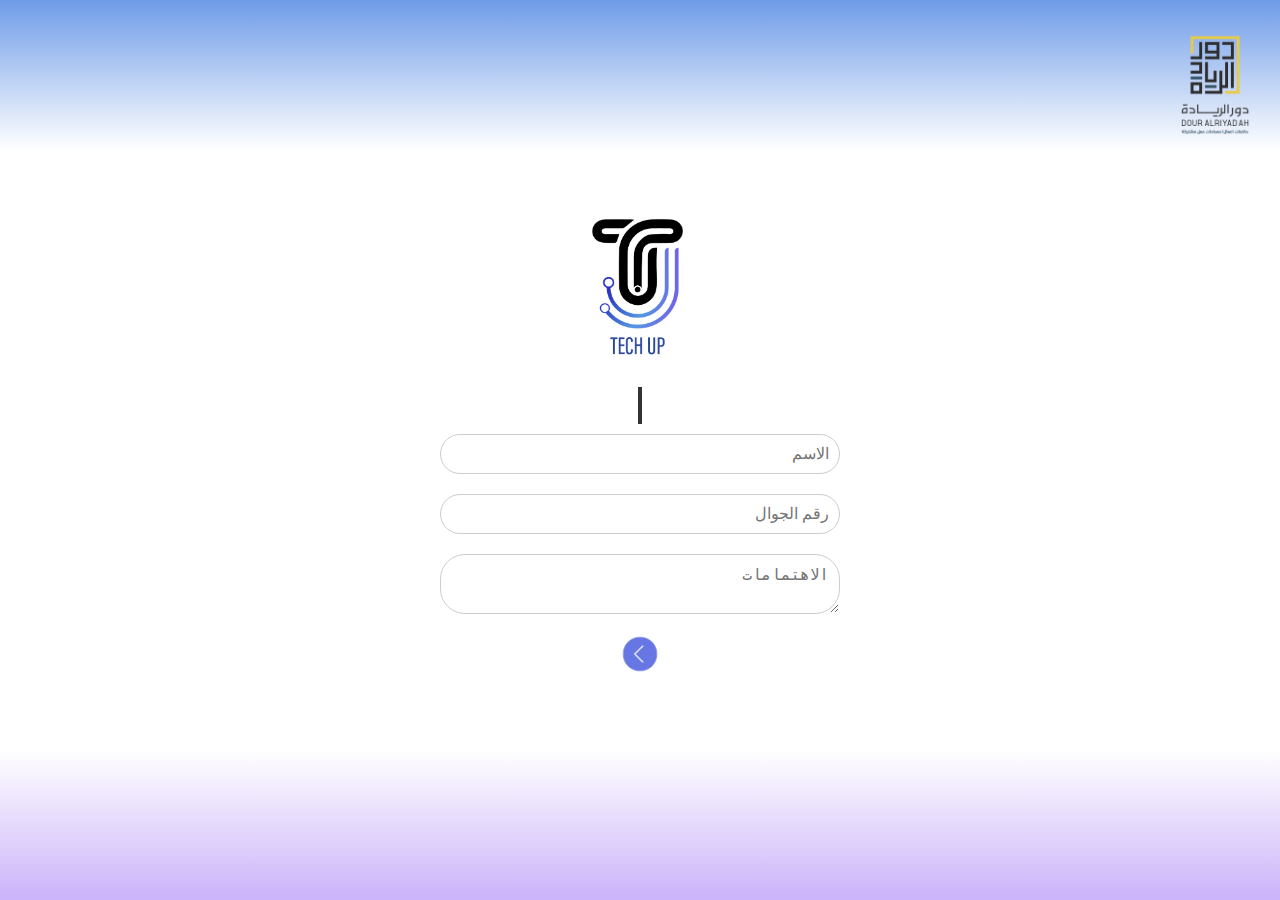
<file: index.html>
<!DOCTYPE html>
<html lang="en">
  <head>
    <meta charset="UTF-8" />
    <title>TechUp</title>
    <link
      href="https://fonts.googleapis.com/css2?family=Cairo:wght@400;700&display=swap"
      rel="stylesheet"
    />
    <link rel="stylesheet" href="style.css" />
    <meta name="viewport" content="width=device-width, initial-scale=1.0" />
  </head>
  <body>
    <div class="container">
      <a href="https://zp4.69d.myftpupload.com/">
        <img src="Techup.png" alt="Tech Up Logo" class="logo-techup" />
      </a>
      <div class="typing-animation">ماودك تعرف مين تشبه من شخصيات تيك آب؟</div>
      <form id="dataForm">
        <label for="name">Name:</label>
        <input type="text" id="name" name="name" placeholder="الاسم" required />

        <label for="number">Number:</label>
        <input
          type="tel"
          id="number"
          name="number"
          required
          minlength="9"
          maxlength="13"
          placeholder="رقم الجوال"
          inputmode="numeric"
          oninput="this.value = this.value.replace(/[^0-9]/g, '')"
        />

        <label for="interests">Interest</label>
        <textarea
          id="interests"
          name="interests"
          placeholder="الاهتمامات"
          required
        ></textarea>

        <!-- Single button that submits the form and then redirects -->
        <button type="submit" class="next-button">
          <img src="next.png" alt="Next" />
        </button>
      </form>
      <img src="dour.png" alt="Dour Alriyadh Logo" class="logo-dour" />
    </div>

    <script>
      document
        .getElementById("dataForm")
        .addEventListener("submit", function (e) {
          e.preventDefault(); // Prevent the default form submission behavior

          const name = document.getElementById("name").value;
          const number = document.getElementById("number").value;
          const interests = document.getElementById("interests").value;

          // Check if the phone number has at least 9 digits
          if (number.length < 9) {
            alert("Phone number must be at least 9 digits.");
            return; // Stop the function if the validation fails
          }

          fetch(
            "https://script.google.com/macros/s/AKfycbyK_J0toHtyCREUg-eQRBfHoSUSr7Nu8LPgd1LPnjlakIUkKyv0L3NlNGdgVJPBdAGA/exec",
            {
              method: "POST",
              mode: "no-cors",
              headers: {
                "Content-Type": "application/json",
              },
              body: JSON.stringify({ name, number, interests }),
            }
          )
            .then((response) => {
              // Upon successful submission, redirect to "page2.html"
              window.location.href = "page2.html";
            })
            .catch((error) => {
              console.error("Error submitting data:", error);
            });
        });
    </script>
  </body>
</html>
</file>
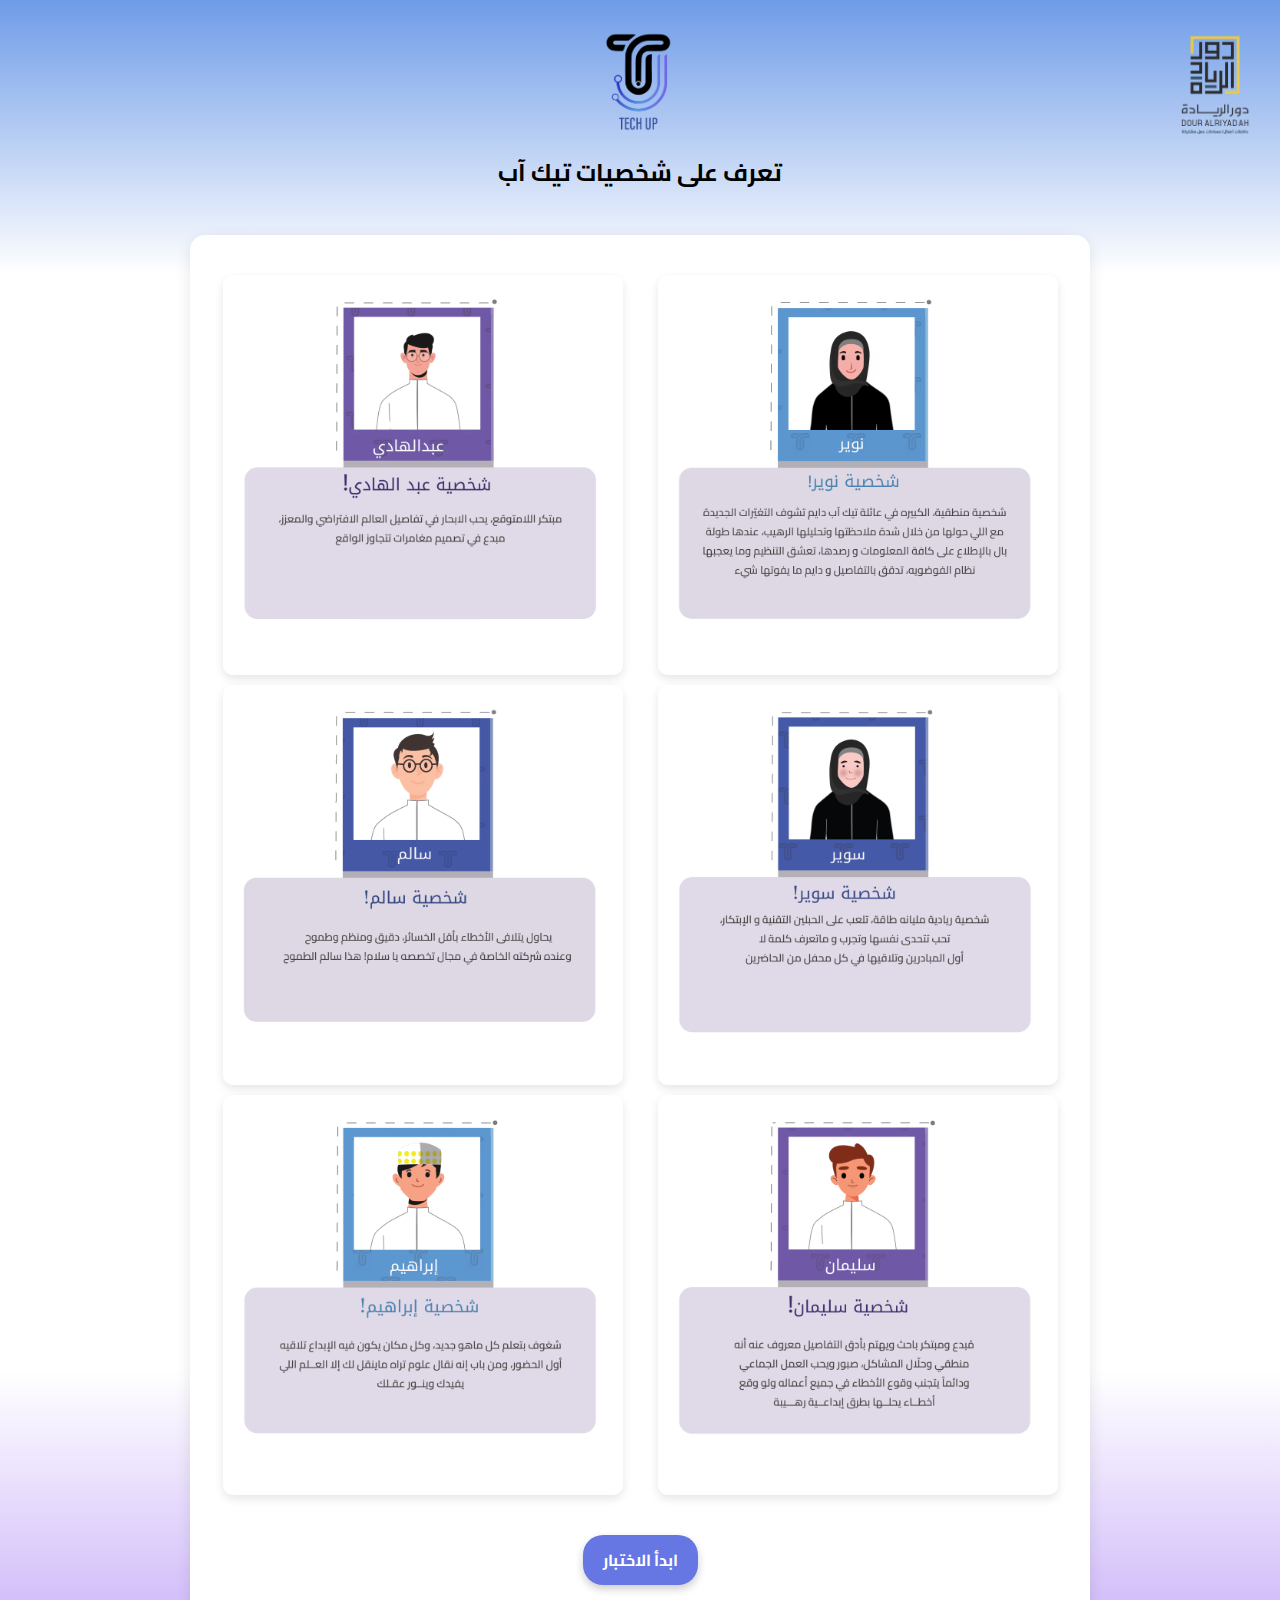
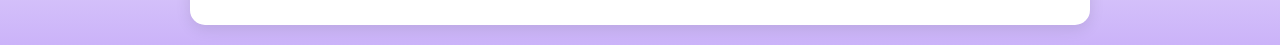
<file: page2.html>
<!DOCTYPE html>
<html lang="ar" dir="rtl">
  <head>
    <link
      href="https://fonts.googleapis.com/css2?family=Cairo:wght@400;700&display=swap"
      rel="stylesheet"
    />
    <meta charset="UTF-8" />
    <meta name="viewport" content="width=device-width, initial-scale=1.0" />
    <link rel="stylesheet" href="style2.css" />
    <title>Get To Know Us</title>
  </head>
  <body>
    <h3 id="greeting">تعرف على شخصيات تيك آب</h3>
    <div class="container">
      <a href="https://zp4.69d.myftpupload.com/">
        <img src="Techup.png" alt="Tech Up Logo" class="logo-techup" />
      </a>
      <img src="dour.png" alt="Dour Alriyadh Logo" class="logo-dour" />

      <!-- Grid for the 6 photos -->
      <div class="photo-grid">
        <img src="1.png" alt="Photo 1" />
        <img src="2.png" alt="Photo 2" />
        <img src="3.png" alt="Photo 3" />
        <img src="4.png" alt="Photo 4" />
        <img src="5.png" alt="Photo 5" />
        <img src="6.png" alt="Photo 6" />
      </div>
      <div class="button-container">
        <a href="page3.html" class="submit-btn">ابدأ الاختبار</a>
      </div>
    </div>
  </body>
</html>
</file>
<file: style.css>
/* Base styles */
* {
  margin: 0;
  padding: 0;
  box-sizing: border-box;
}

body {
  font-family: "Cairo", "Arial", sans-serif;
  display: flex;
  justify-content: center;
  align-items: center;
  height: 100vh;
  background: linear-gradient(
    to bottom,
    #6f9ce8,
    #ffffff,
    #ffffff,
    #ffffff,
    #ffffff,
    #ffffff,
    #cbb3f9
  );
  background-size: cover;
}

.container {
  display: flex;
  flex-direction: column;
  align-items: center;
  width: 100%;
  max-width: 400px;
}

.logo-techup {
  width: 100px;
  margin-bottom: 20px;
}

form {
  width: 100%;
  display: flex;
  flex-direction: column;
  align-items: center;
}

label {
  display: none;
}

input[type="text"],
input[type="tel"],
textarea {
  width: 100%;
  padding: 10px;
  margin: 10px 0;
  border-radius: 25px; /* Ensures rounded corners */
  border: 1px solid #ccc;
  font-size: 16px;
  text-align: right;
  box-shadow: none; /* Optional: Remove shadow for a cleaner look */
  outline: none; /* Optional: Remove default outline */
}

.logo-dour {
  position: absolute;
  top: 20px;
  right: 0;
  width: 130px;
}

.next-button {
  background: none;
  border: none;
  cursor: pointer;
  padding: 0;
  transition: transform 0.3s ease; /* Smooth transition */
}

.next-button img {
  width: 60px; /* Adjust this size as needed */
  height: 60px;
  transition: transform 0.3s ease; /* Smooth transition on hover */
}

.next-button:hover img {
  transform: scale(1.2); /* Enlarge the image to 120% on hover */
}

/* Basic styles for the text */
.typing-animation {
  font-size: 20px;
  font-family: "Cairo", sans-serif; /* Apply Cairo font */
  color: #333;
  white-space: nowrap;
  overflow: hidden;
  border-left: 4px solid; /* Left border for Arabic typing direction */
  max-width: 0; /* Start with 0 and grow to full width */
  animation: typing 3s steps(30) forwards,
    blink 0.5s step-end infinite alternate;
  direction: rtl; /* Right-to-left for Arabic */
  text-align: left; /* Start the typing animation from the right */
}

/* Typing effect */
@keyframes typing {
  from {
    max-width: 0;
  }
  to {
    max-width: 100%;
  }
}

/* Blinking cursor effect */
@keyframes blink {
  50% {
    border-color: transparent;
  }
}
</file>
<file: style2.css>
* {
  margin: 0;
  padding: 0;
  box-sizing: border-box;
}

body {
  font-family: "Cairo", "Arial", sans-serif;
  background: linear-gradient(
    to bottom,
    #6f9ce8,
    #ffffff,
    #ffffff,
    #ffffff,
    #ffffff,
    #ffffff,
    #cbb3f9
  );
  background-size: cover;
  color: #333;
  direction: rtl;
  text-align: right;
  display: flex;
  flex-direction: column;
  align-items: center;
  min-height: 100vh;
  margin: 0;
  padding-top: 150px;
}

#greeting {
  font-size: 24px;
  color: black;
  margin-bottom: 20px; /* Space between greeting and container */
  text-align: center;
}

.container {
  background-color: #fff;
  border-radius: 15px;
  padding: 20px;
  box-shadow: 0px 4px 15px rgba(0, 0, 0, 0.1);
  width: 80%;
  max-width: 900px;
  margin: 20px;
}

.photo-grid {
  display: grid;
  grid-template-columns: repeat(2, 1fr); /* 2 columns of equal width */
  gap: 10px; /* Adjust space between photos as needed */
  margin-top: 20px;
  justify-items: center;
}

.photo-grid img {
  width: 100%;
  max-width: 400px;
  height: auto;
  border-radius: 10px;
  box-shadow: 0px 4px 10px rgba(0, 0, 0, 0.1);
  transition: transform 0.3s ease, box-shadow 0.3s ease; /* Smooth combined transition */
}

.photo-grid img:hover {
  transform: scale(1.1) rotate(3deg) translateY(-10px); /* Scale up, rotate slightly, and lift */
  box-shadow: 0px 8px 15px rgba(0, 0, 0, 0.2); /* Stronger shadow on hover */
}

.button-container {
  display: flex;
  justify-content: center;
  margin-top: 20px; /* Optional: adjust this to add space above the button */
}

.submit-btn {
  background-color: #6677e4;
  color: white;
  padding: 10px 20px;
  font-size: 16px;
  border: none;
  border-radius: 20px;
  cursor: pointer;
  transition: background-color 0.3s ease;
  box-shadow: 0 4px 8px rgba(0, 0, 0, 0.2);
  text-decoration: none;
  font-weight: bold;
  font-family: "Cairo", "Arial", sans-serif;
  text-align: center;
  display: block;
  margin: 20px auto;
  transition: transform 0.3s ease;
}

.submit-btn:hover {
  transform: scale(1.2); /* Enlarge the image to 120% on hover */
}

.logo-dour {
  position: absolute;
  top: 20px;
  right: 0;
  width: 130px;
}

.logo-techup {
  width: 70px;
  margin-bottom: 20px;
  position: absolute;
  top: 30px; 
  left: 50%; 
  transform: translateX(-50%); 
}
</file>
